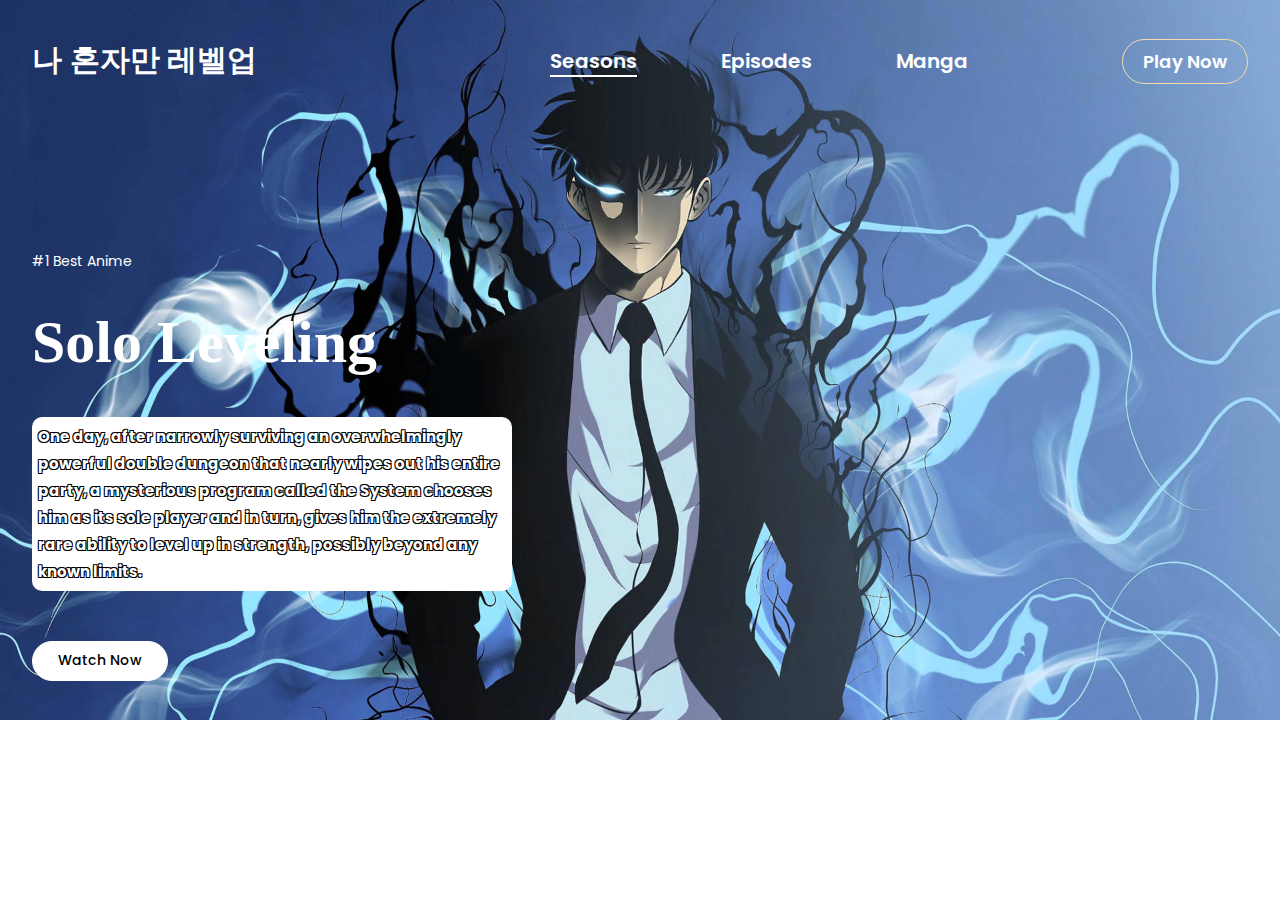
<file: index.html>
<!DOCTYPE html>
<html lang="en">
  <head>
    <meta charset="UTF-8" />
    <meta name="viewport" content="width=device-width, initial-scale=1.0" />
    <title>Solo Leveling</title>
    <link rel="stylesheet" href="style.css" />
    <link rel="preconnect" href="https://fonts.googleapis.com" />
    <link rel="preconnect" href="https://fonts.gstatic.com" crossorigin />
    <link
      href="https://fonts.googleapis.com/css2?family=Poppins:ital,wght@0,100;0,200;0,300;0,400;0,500;0,600;0,700;0,800;0,900;1,100;1,200;1,300;1,400;1,500;1,600;1,700;1,800;1,900&display=swap"
      rel="stylesheet"
    />
  </head>
  <body>
    <section class="E-rank">
      <div class="main-width">
        <header>
          <div class="logo">
            <h2><a href="#">나 혼자만 레벨업</a></h2>
          </div>
          <nav>
            <ul>
              <li class="active"><a href="#">Seasons</a></li>
              <li><a href="#">Episodes</a></li>
              <li><a href="#">Manga</a></li>
              <li class="btn"><a href="#">Play Now</a></li>
            </ul>
          </nav>
        </header>
        <div class="content">
          <div class="main-text">
            <h6>#1 Best Anime</h6>
            <h1>Solo Leveling</h1>
            <p>
              One day, after narrowly surviving an overwhelmingly powerful
              double dungeon that nearly wipes out his entire party, a
              mysterious program called the System chooses him as its sole
              player and in turn, gives him the extremely rare ability to level
              up in strength, possibly beyond any known limits.
            </p>
            <a href="#">Watch Now</a>
          </div>
        </div>
      </div>
    </section>
  </body>
</html>
</file>
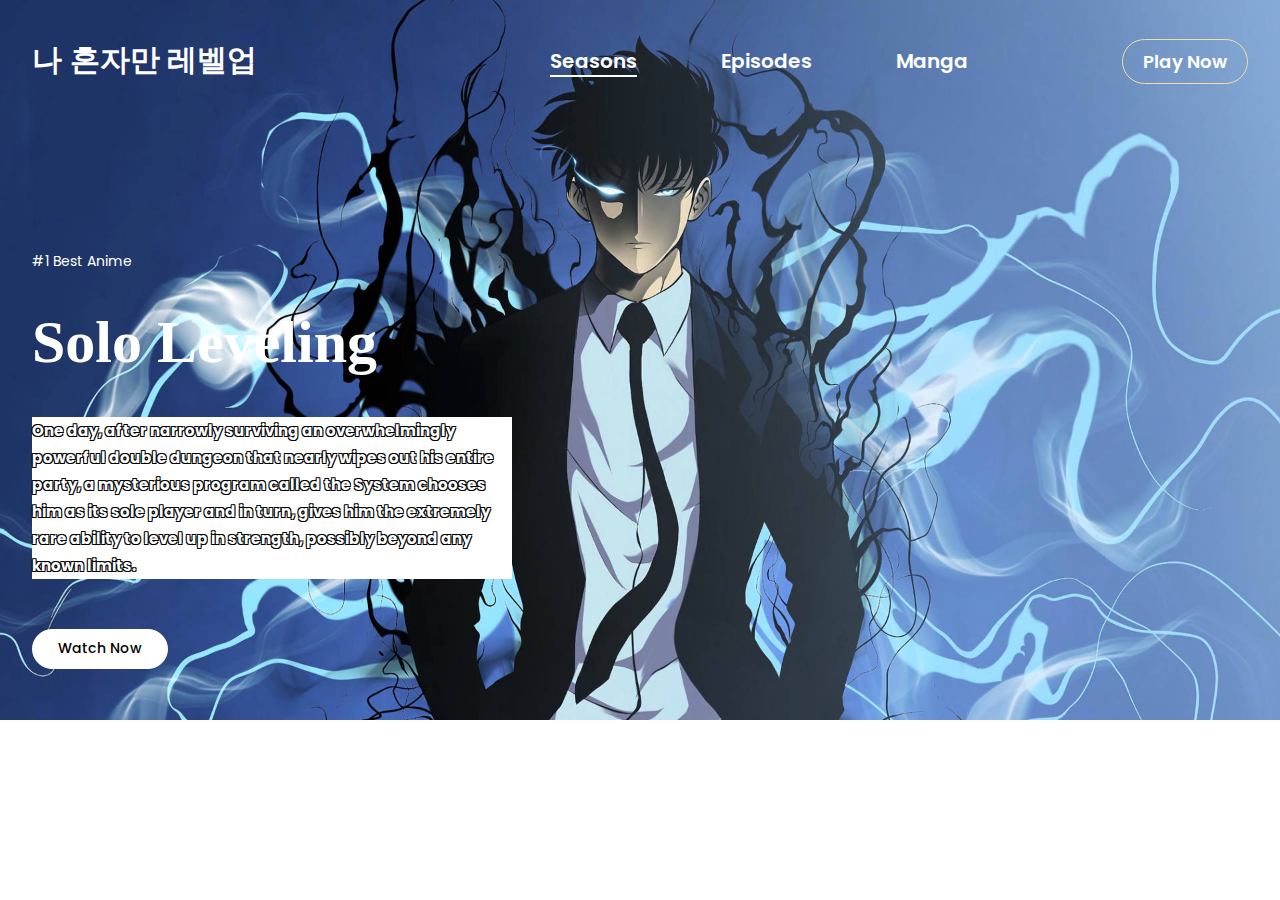
<file: FamAni.html>
<!DOCTYPE html>
<html lang="en">
  <head>
    <meta charset="UTF-8" />
    <meta name="viewport" content="width=device-width, initial-scale=1.0" />
    <title>Solo Leveling</title>
    <link rel="stylesheet" href="FamAni.css" />
    <link rel="preconnect" href="https://fonts.googleapis.com" />
    <link rel="preconnect" href="https://fonts.gstatic.com" crossorigin />
    <link
      href="https://fonts.googleapis.com/css2?family=Poppins:ital,wght@0,100;0,200;0,300;0,400;0,500;0,600;0,700;0,800;0,900;1,100;1,200;1,300;1,400;1,500;1,600;1,700;1,800;1,900&display=swap"
      rel="stylesheet"
    />
  </head>
  <body>
    <section class="E-rank">
      <div class="main-width">
        <header>
          <div class="logo">
            <h2><a href="#">나 혼자만 레벨업</a></h2>
          </div>
          <nav>
            <ul>
              <li class="active"><a href="#">Seasons</a></li>
              <li><a href="#">Episodes</a></li>
              <li><a href="#">Manga</a></li>
              <li class="btn"><a href="#">Play Now</a></li>
            </ul>
          </nav>
        </header>
        <div class="content">
          <div class="main-text">
            <h6>#1 Best Anime</h6>
            <h1>Solo Leveling</h1>
            <p>
              One day, after narrowly surviving an overwhelmingly powerful
              double dungeon that nearly wipes out his entire party, a
              mysterious program called the System chooses him as its sole
              player and in turn, gives him the extremely rare ability to level
              up in strength, possibly beyond any known limits.
            </p>
            <a href="#">Watch Now</a>
          </div>
        </div>
      </div>
    </section>
  </body>
</html>
</file>
<file: style.css>
* {
  margin: 0;
  padding: 0;
  box-sizing: border-box;
  font-family: "Poppins", sans-serif;
}

body {
  overflow-x: hidden;
}

.main-width {
  width: 1400px;
  max-width: 95%;
  margin: 0 auto;
}

.E-rank {
  height: 100%;
  width: 100%;
  min-height: 100vh;
  background-image: url(Sololev1.jpg);
  background-size: 100%;
  background-repeat: no-repeat;
}

.E-rank header .logo h2 a {
  display: block;
  font-size: 30px;
  font-weight: 600;
  text-decoration: none;
  color: white;
  font-family: "Noto Serif KR", serif;
}

.E-rank header {
  display: flex;
  align-items: center;
  justify-content: space-between;
  padding: 40px 0 30px;
}

nav ul li {
  list-style: none;
  display: inline-block;
}

nav ul li a {
  text-decoration: none;
  color: #fff;
  margin-left: 80px;
  font-size: 20px;
  font-weight: 600;
  border-bottom: 2px solid transparent;
  transition: 0.4s;
}

nav ul li:not(:last-child) a:hover,
nav ul li:not(:last-child) a:focus {
  border-bottom: 2px solid #fff;
}

nav ul li.active a {
  border-bottom: 2px solid #fff;
}

nav ul li.btn a {
  background: transparent;
  color: #fff;
  border: 1px solid #f5dca8;
  padding: 9px 20px;
  border-radius: 80px;
  line-height: 1.4;
  font-size: 18px;
  font-weight: 600;
  margin-left: 150px;
}

nav ul li.btn:hover a {
  border: 1px solid #fff;
  color: #000;
  background: #fff;
  transition: 0.4s;
}

.content {
  padding-top: 140px;
}

.content .main-text {
  position: relative;
  z-index: 2;
  margin-bottom: 50px;
}

.content .main-text h6 {
  font-size: 14px;
  font-weight: 400;
  color: #fff;
  margin-bottom: 40px;
}

.content .main-text h1 {
  font-size: 60px;
  line-height: 1;
  color: #fff;
  margin: 0 0 45px;
  font-family: "Permanent Maker", cursive;
}

.content .main-text p {
  max-width: 100%;
  width: 480px;
  line-height: 1.8;
  font-size: 15px;
  margin-bottom: 50px;
  font-weight: 700;
  color: white;
  background-color: white;
  text-shadow: -1px -1px 0 #000, 1px -1px 0 #000, -1px 1px 0 #000, 1px 1px 0 #000;
  border-radius: 10px;
  padding: 6px;
}

.content .main-text a {
  display: inline-block;
  text-decoration: none;
  color: #000;
  background: #fff;
  border: 1px solid #fff;
  padding: 9px 25px;
  line-height: 1.4;
  border-radius: 30px;
  font-size: 14px;
  font-weight: 500;
}

.content .main-text a:hover{
  transform: scale(1.2);
  border: 1px solid #f5dca8 ;
  background: transparent;
  color: #fff;
  transition: .4s;
}

/* Mobile Design below */



@media (max-width: 500px) {
  .main-width {
    width: 100%;
    max-width: 100%;
    padding: 0 15px;
  }

  .E-rank {
    background-size: cover;
    background-position: center;
  }

  .E-rank header {
    flex-direction: column;
    align-items: flex-start;
    padding: 20px 0;
  }

  .E-rank header .logo h2 a {
    font-size: 24px;
  }

  nav ul {
    padding: 0;
    display: flex;
    flex-direction: column;
    gap: 10px;
  }

  nav ul li {
    display: block;
    margin-left: 0;
  }

  nav ul li a {
    font-size: 16px;
    margin-left: 0;
  }

  nav ul li.btn a {
    margin-left: 0;
    padding: 7px 15px;
    font-size: 16px;
  }

  .content {
    padding-top: 60px;
  }

  .content .main-text h1 {
    font-size: 32px;
  }

  .content .main-text p {
    width: 100%;
    font-size: 13px;
  }

  .content .main-text a {
    padding: 7px 18px;
    font-size: 13px;
  }
}

/* Tablet Design */


@media (min-width: 768px) and (max-width: 1024px) {
  body {
    overflow-x: hidden;
  }

  .main-width {
    max-width: 90%;
    margin: 0 auto;
    padding: 0 20px;
  }

  .E-rank {
    height: 100%;
    width: 100%;
    min-height: 100vh;
    background-image: url(Sololev1.jpg);
    background-size: cover;
    background-repeat: no-repeat;
    background-position: center;
  }

  .E-rank header {
    flex-direction: row;
    align-items: center;
    justify-content: space-between;
    padding: 30px 0 20px;
  }

  .E-rank header .logo h2 a {
    font-size: 26px;
  }

  nav ul {
    display: flex;
    flex-direction: row;
    gap: 30px;
    flex-wrap: wrap;
  }

  nav ul li {
    margin-left: 0;
  }

  nav ul li a {
    font-size: 18px;
    margin: 0;
  }

  nav ul li.btn a {
    padding: 8px 18px;
    font-size: 16px;
    margin-left: 20px;
  }

  .content {
    padding-top: 100px;
  }

  .content .main-text h1 {
    font-size: 48px;
    text-align: left;
  }

  .content .main-text h6 {
    font-size: 13px;
    margin-bottom: 20px;
  }

  .content .main-text p {
    font-size: 14px;
    width: 100%;
    padding: 8px;
    border-radius: 8px;
  }

  .content .main-text a {
    font-size: 14px;
    padding: 8px 20px;
    border-radius: 25px;
  }
}
</file>
<file: FamAni.css>
* {
  margin: 0;
  padding: 0;
  box-sizing: border-box;
  font-family: "Poppins", sans-serif;
}

body {
  overflow-x: hidden;
}

.main-width {
  width: 1400px;
  max-width: 95%;
  margin: 0 auto;
}

.E-rank {
  height: 100%;
  width: 100%;
  min-height: 100vh;
  background-image: url(Sololev1.jpg);
  background-size: 100%;
  background-repeat: no-repeat;
}

.E-rank header .logo h2 a {
  display: block;
  font-size: 30px;
  font-weight: 600;
  text-decoration: none;
  color: white;
  font-family: "Noto Serif KR", serif;
}

.E-rank header {
  display: flex;
  align-items: center;
  justify-content: space-between;
  padding: 40px 0 30px;
}

nav ul li {
  list-style: none;
  display: inline-block;
}

nav ul li a {
  text-decoration: none;
  color: #fff;
  margin-left: 80px;
  font-size: 20px;
  font-weight: 600;
  border-bottom: 2px solid transparent;
  transition: 0.4s;
}

nav ul li:not(:last-child) a:hover,
nav ul li:not(:last-child) a:focus {
  border-bottom: 2px solid #fff;
}

nav ul li.active a {
  border-bottom: 2px solid #fff;
}

nav ul li.btn a {
  background: transparent;
  color: #fff;
  border: 1px solid #f5dca8;
  padding: 9px 20px;
  border-radius: 80px;
  line-height: 1.4;
  font-size: 18px;
  font-weight: 600;
  margin-left: 150px;
}

nav ul li.btn:hover a {
  border: 1px solid #fff;
  color: #000;
  background: #fff;
  transition: 0.4s;
}

.content {
  padding-top: 140px;
}

.content .main-text {
  position: relative;
  z-index: 2;
  margin-bottom: 50px;
}

.content .main-text h6 {
  font-size: 14px;
  font-weight: 400;
  color: #fff;
  margin-bottom: 40px;
}

.content .main-text h1 {
  font-size: 60px;
  line-height: 1;
  color: #fff;
  margin: 0 0 45px;
  font-family: "Permanent Maker", cursive;
}

.content .main-text p {
  max-width: 100%;
  width: 480px;
  line-height: 1.8;
  font-size: 15px;
  margin-bottom: 50px;
  font-weight: 700;
  color: white;
  background-color: white;
  text-shadow: -1px -1px 0 #000, 1px -1px 0 #000, -1px 1px 0 #000, 1px 1px 0 #000;
}

.content .main-text a {
  display: inline-block;
  text-decoration: none;
  color: #000;
  background: #fff;
  border: 1px solid #fff;
  padding: 9px 25px;
  line-height: 1.4;
  border-radius: 30px;
  font-size: 14px;
  font-weight: 500;
}

.content .main-text a:hover{
  transform: scale(1.2);
  border: 1px solid #f5dca8 ;
  background: transparent;
  color: #fff;
  transition: .4s;
}
</file>
